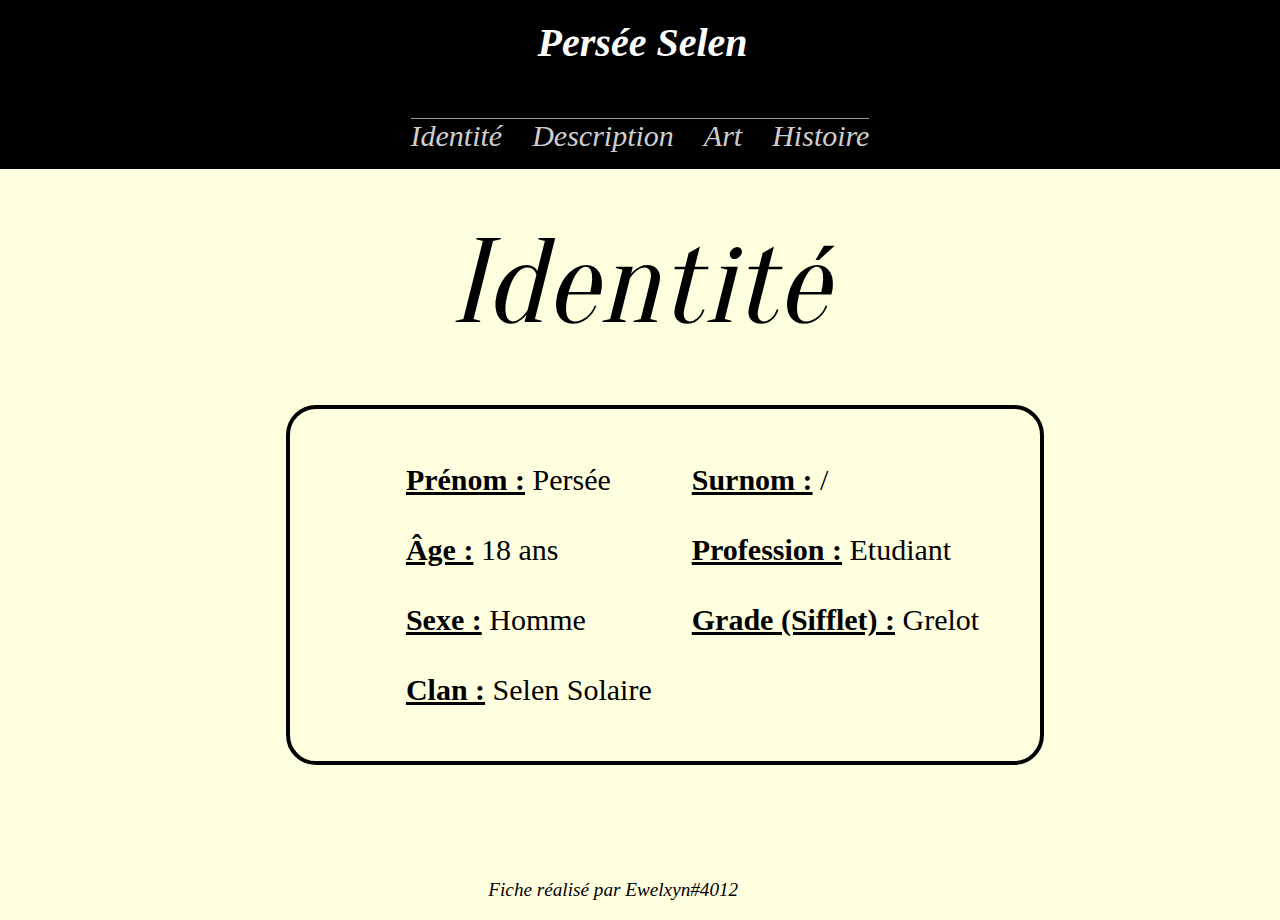
<file: index.html>
<!DOCTYPE html>
<html lang="fr">
    <head>
        <meta charset="utf-8">
        <title>Persée Selen</title>
        <link href="style.css" rel="stylesheet">
    </head>

    <body>
            <header>
                <h1>Persée Selen</h1>
            </header>
            <nav>
                <a href = "index.html">Identité&emsp;</a>
                <a href = "Description.html">Description&emsp;</a>
                <a href = "Art.html">Art&emsp;</a>
                <a href = "Histoire.html">Histoire</a>
            </nav>
            <h1 class = "titrePrincipal">Identité</h1>
            <div class = "Identité">
                <div class = "Gauche">
                    <ul>
                        <li><b>Prénom :</b> Persée</li><br><br>
                        <li><b>Âge :</b> 18 ans</li><br><br>
                        <li><b>Sexe :</b> Homme</li><br><br>
                        <li><b>Clan :</b> Selen Solaire</li>
                    </ul>
                </div>
                <div class = "Droite">
                    <ul>
                        <li><b>Surnom :</b> /</li><br><br>
                        <li><b>Profession :</b> Etudiant</li><br><br>
                        <li><b>Grade (Sifflet) :</b> Grelot</li>
                    </ul>
                </div>  
            </div>
            <p class = "fin">Fiche réalisé par Ewelxyn#4012</p>
    </body>
</html>
</file>
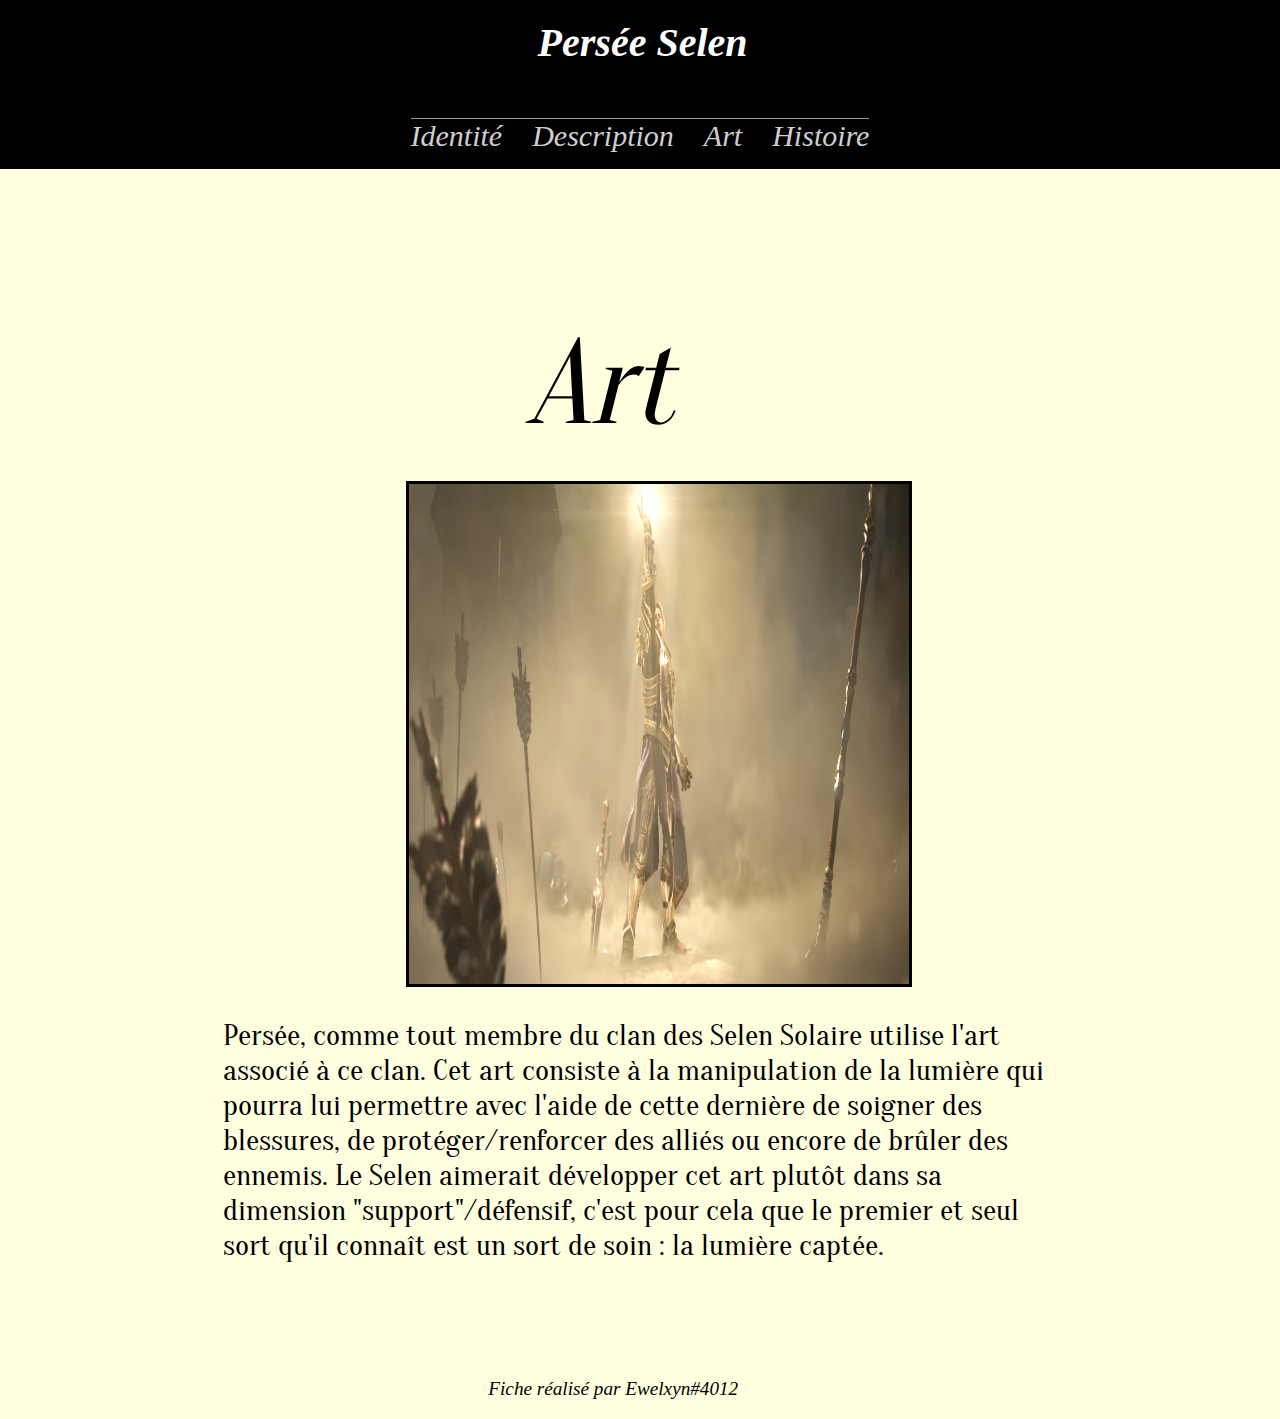
<file: Art.html>
<!DOCTYPE html>
<html lang="fr">
    <head>
        <meta charset="utf-8">
        <title>Persée Selen</title>
        <link href="Art.css" rel="stylesheet">
    </head>

    <body>
            <header>
                <h1>Persée Selen</h1>
            </header>
            <nav>
                <a href = "index.html">Identité&emsp;</a>
                <a href = "Description.html">Description&emsp;</a>
                <a href = "Art.html">Art&emsp;</a>
                <a href = "Histoire.html">Histoire</a>
            </nav>
            <h1 class = "titrePrincipal">Art</h1>
            <img src = "Images/Anduin4.png" class = "image">
            <p>
                Persée, comme tout membre du clan des Selen Solaire utilise l'art associé à ce clan. Cet art consiste à la manipulation de la lumière qui pourra lui 
                permettre avec l'aide de cette dernière de soigner des blessures, de protéger/renforcer des alliés ou encore de brûler des ennemis. Le Selen aimerait 
                développer cet art plutôt dans sa dimension "support"/défensif, c'est pour cela que le premier et seul sort qu'il connaît est un sort de soin : la lumière 
                captée.<br>

            </p>
            <p class = "fin">Fiche réalisé par Ewelxyn#4012</p>
    </body>
</html>
</file>
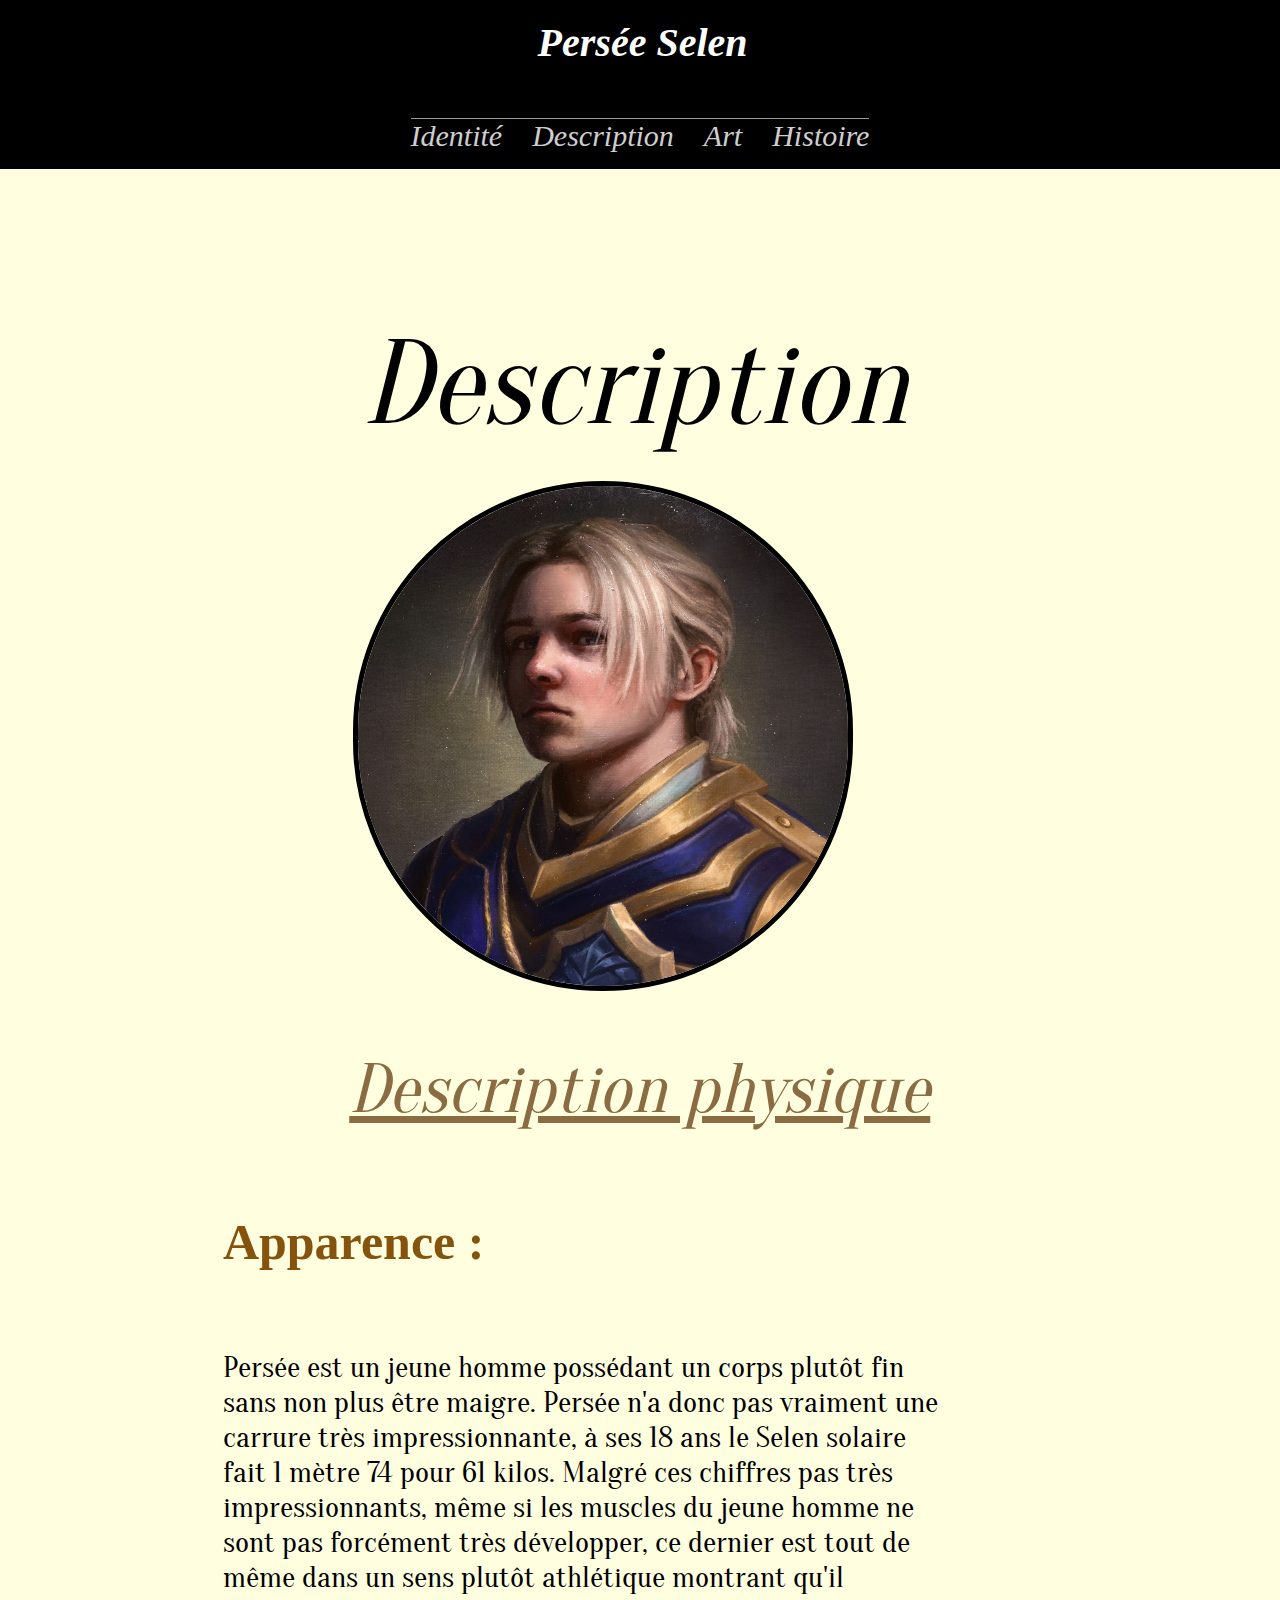
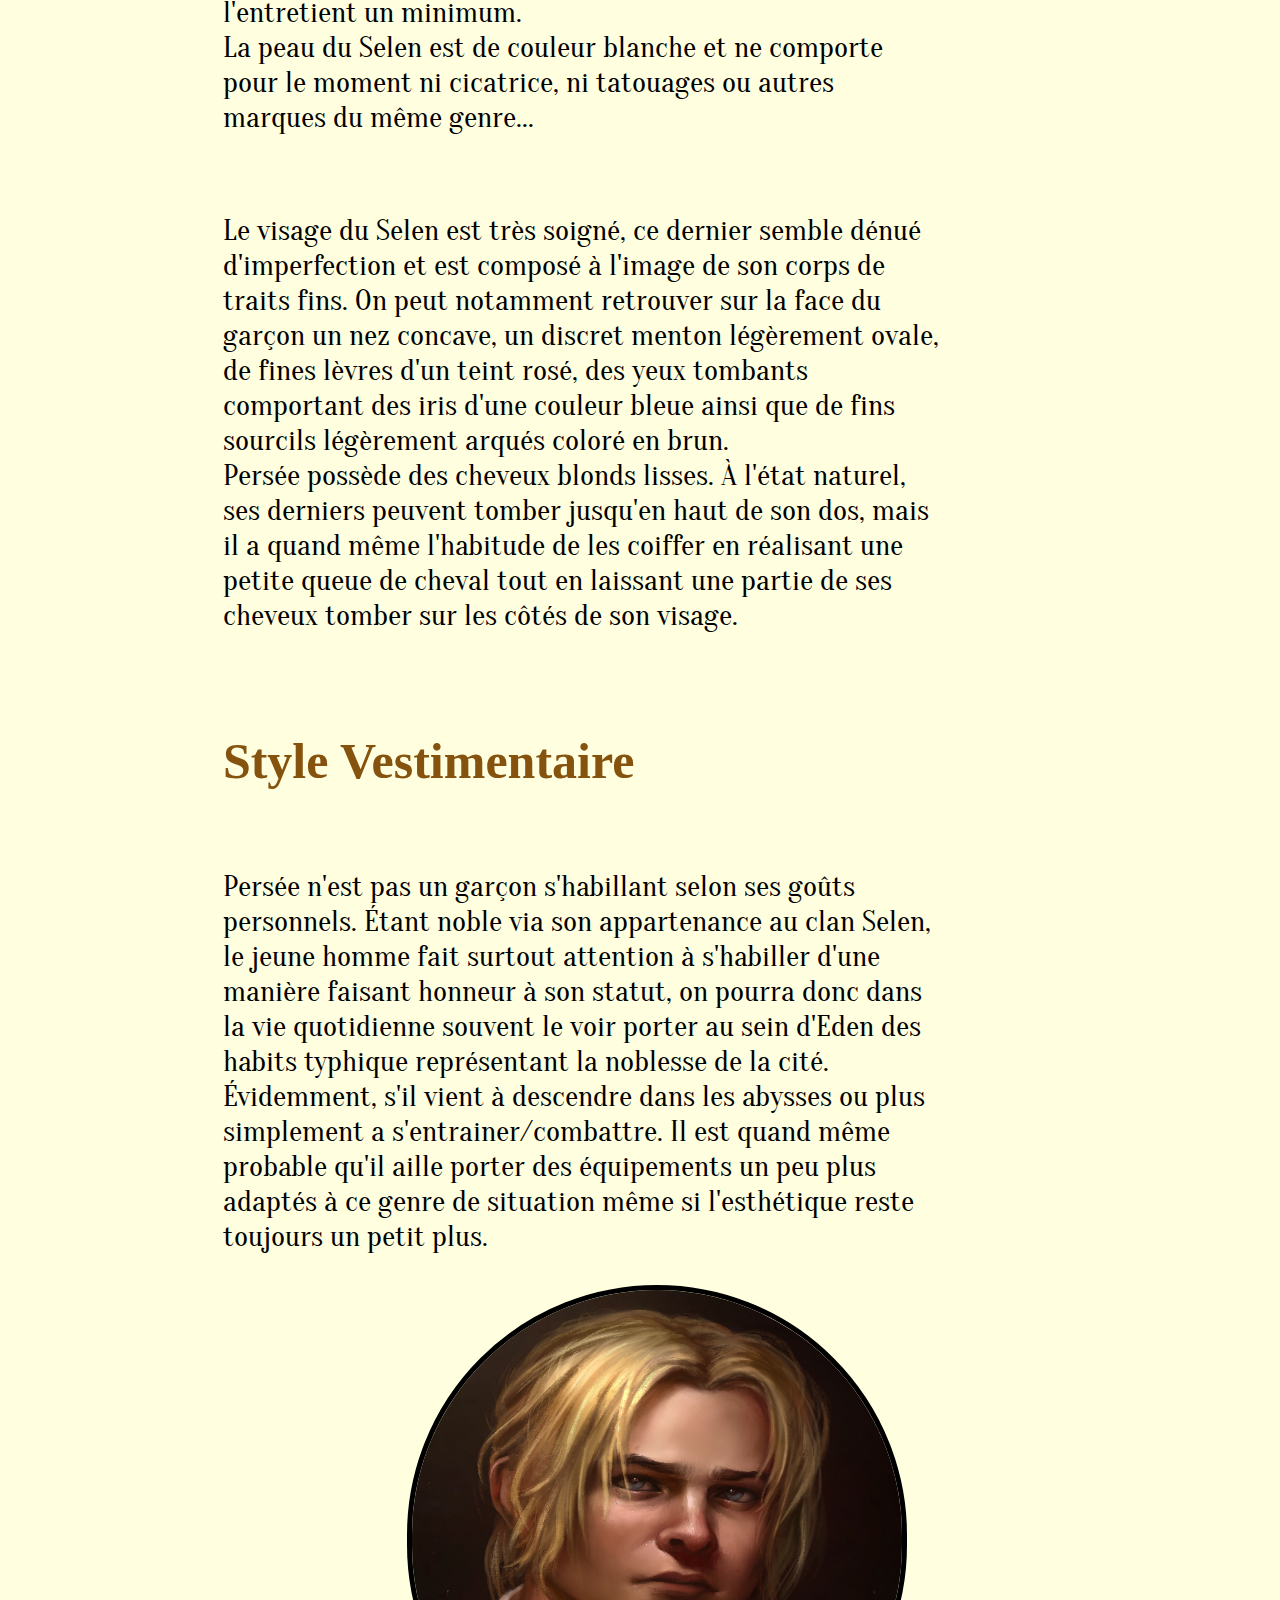
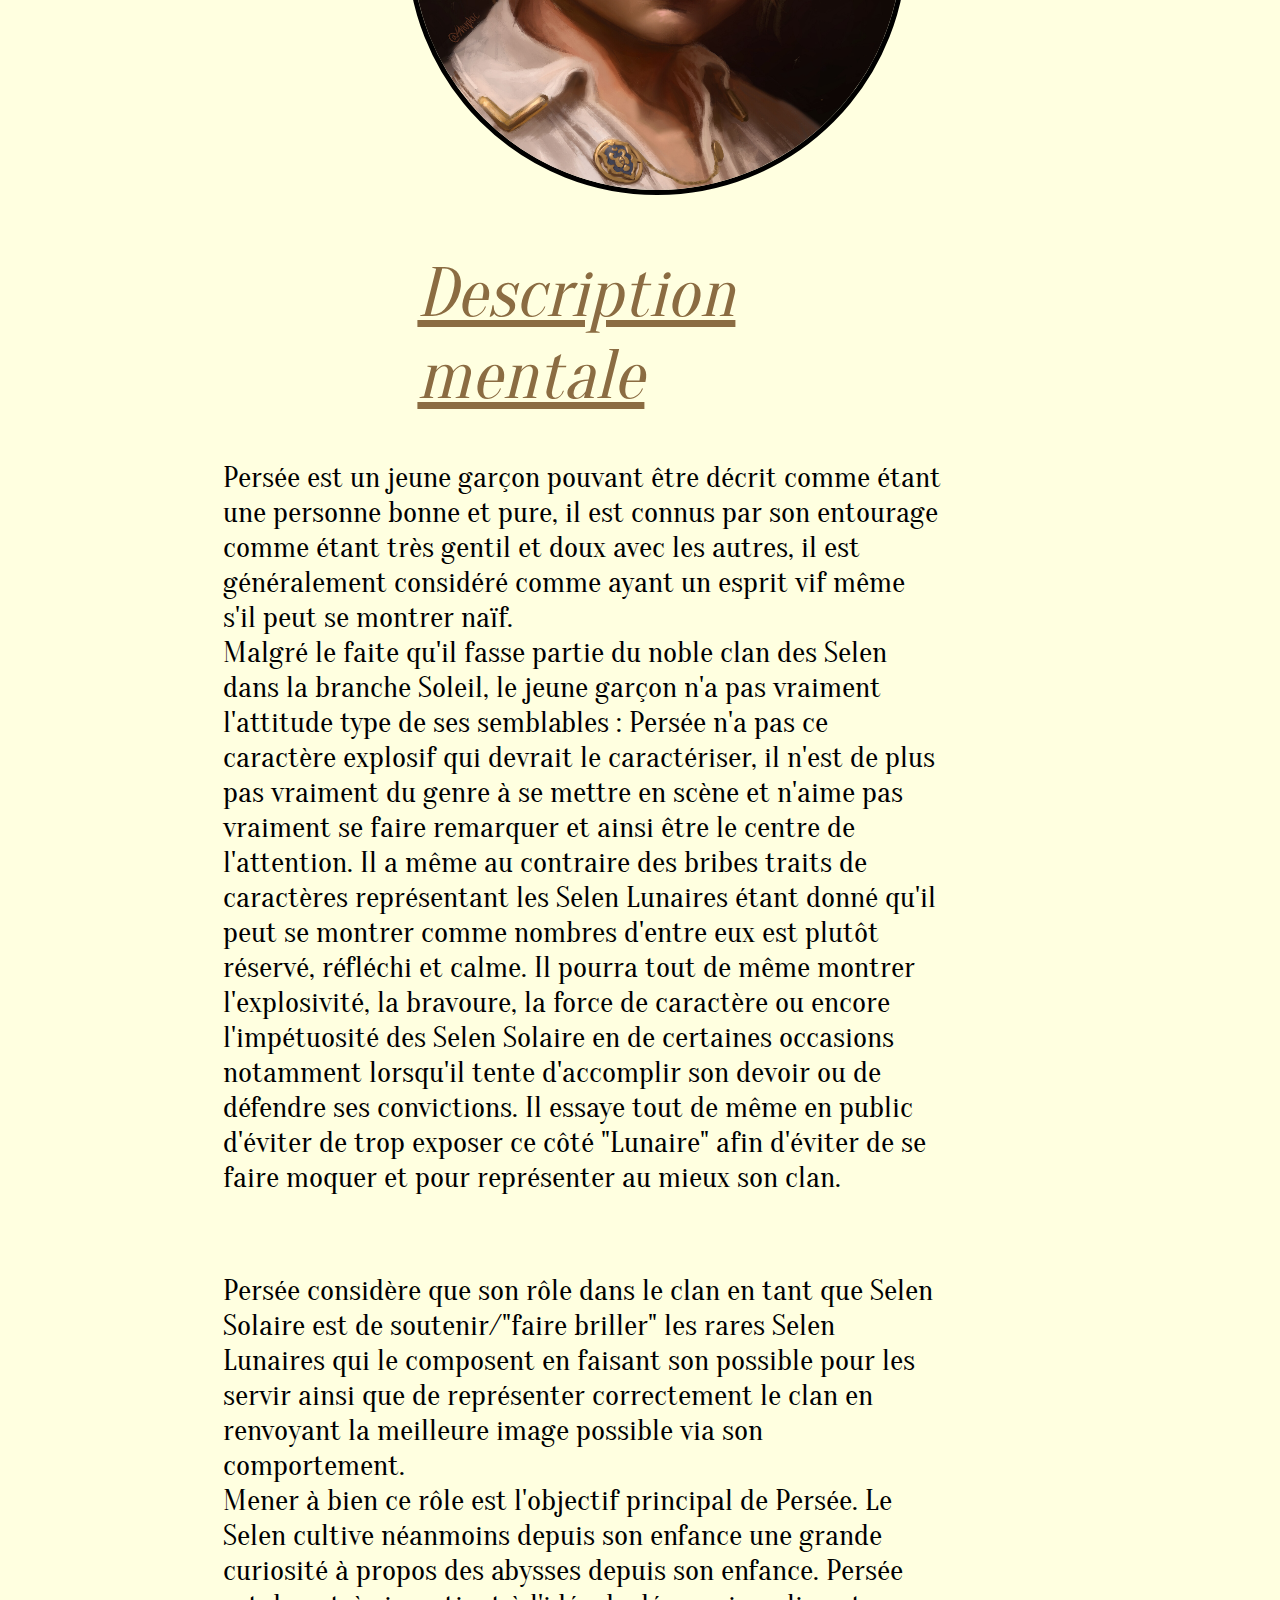
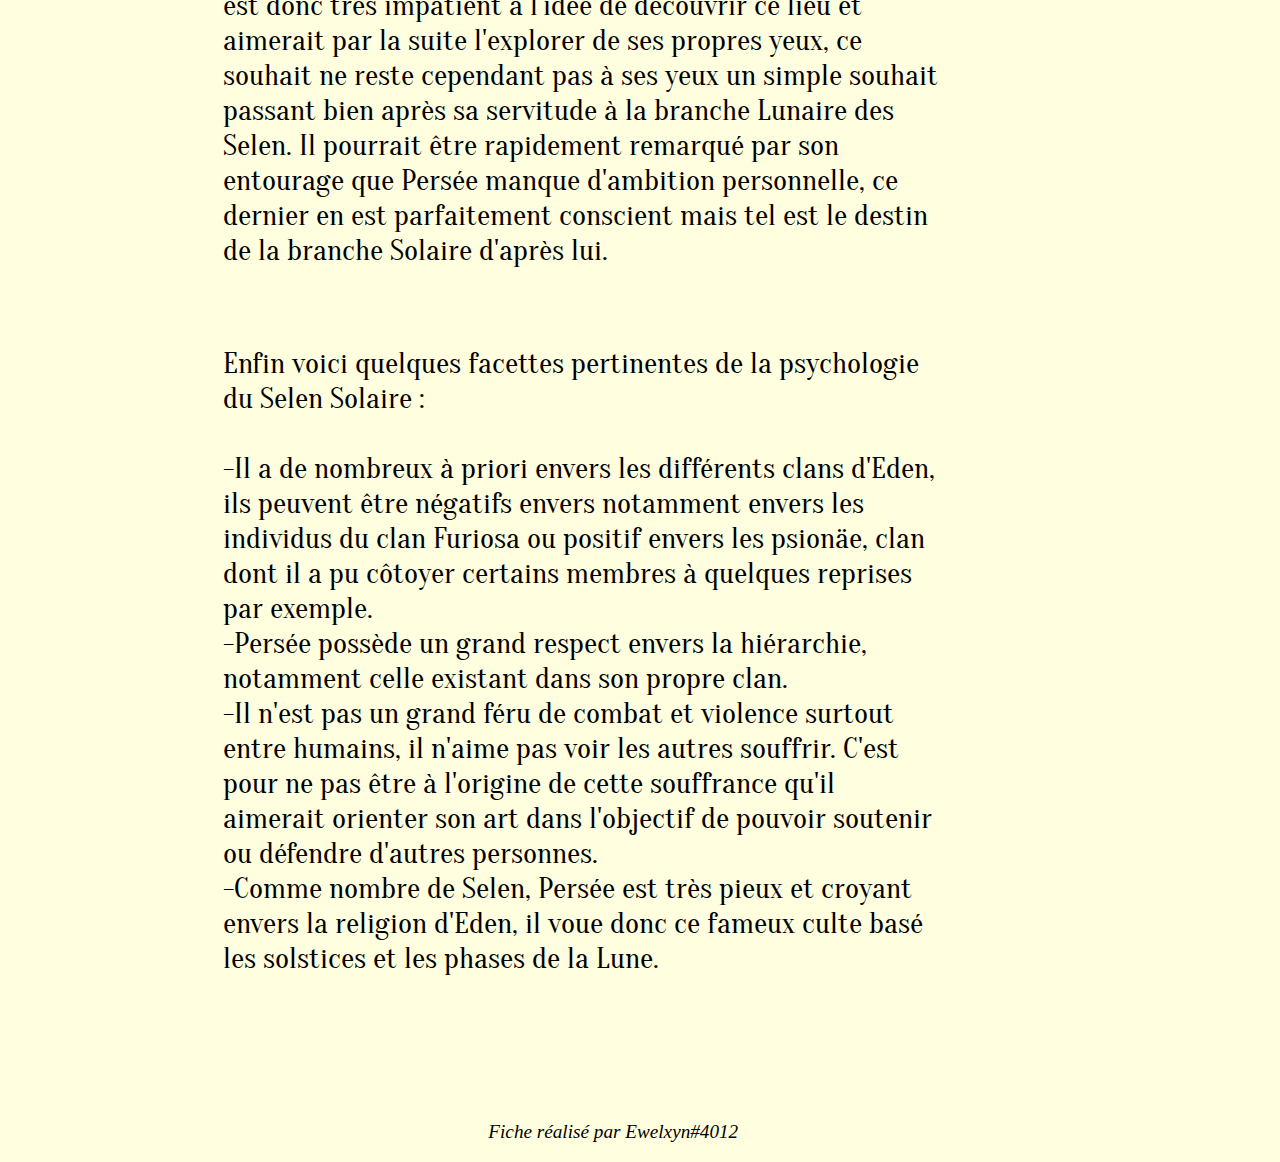
<file: Description.html>
<!DOCTYPE html>
<html lang="fr">
    <head>
        <meta charset="utf-8">
        <title>Persée Selen</title>
        <link href="Description.css" rel="stylesheet">
    </head>

    <body>
            <header>
                <h1>Persée Selen</h1>
            </header>
            <nav>
                <a href = "index.html">Identité&emsp;</a>
                <a href = "Description.html">Description&emsp;</a>
                <a href = "Art.html">Art&emsp;</a>
                <a href = "Histoire.html">Histoire</a>
            </nav>
            <h1 class = "titrePrincipal">Description</h1>
            <div>
                <img src = "Images/Anduin2.jpg" class = "image">
            </div>
            <h2>Description physique</h2>
            <div class = "Description">
                <h3>Apparence :</h3>
                <p>Persée est un jeune homme possédant un corps plutôt fin sans non plus être maigre. Persée n'a donc pas vraiment une carrure très impressionnante, à ses 18
                   ans le Selen solaire fait 1 mètre 74 pour 61 kilos. Malgré ces chiffres pas très impressionnants, même si les muscles du jeune homme ne sont pas forcément
                   très développer, ce dernier est tout de même dans un sens plutôt athlétique montrant qu'il l'entretient un minimum.<br> 
                   La peau du Selen est de couleur blanche et ne comporte pour le moment ni cicatrice, ni tatouages ou autres marques du même genre...
                </p><br> 
                <p>
                    Le visage du Selen est très soigné, ce dernier semble dénué d'imperfection et est composé à l'image de son corps de traits fins. On peut notamment
                    retrouver sur la face du garçon un nez concave, un discret menton légèrement ovale, de fines lèvres d'un teint rosé, des yeux tombants comportant des iris
                    d'une couleur bleue ainsi que de fins sourcils légèrement arqués coloré en brun.<br>
                    Persée possède des cheveux blonds lisses. À l'état naturel, ses derniers peuvent tomber jusqu'en haut de son dos, mais il a quand même l'habitude de les coiffer 
                    en réalisant une petite queue de cheval tout en laissant une partie de ses cheveux tomber sur les côtés de son visage.
                </p><br>
                <h3>Style Vestimentaire</h3>
                <p>Persée n'est pas un garçon s'habillant selon ses goûts personnels. Étant noble via son appartenance au clan Selen, le jeune homme fait surtout attention à
                    s'habiller d'une manière faisant honneur à son statut, on pourra donc dans la vie quotidienne souvent le voir porter au sein d'Eden des habits typhique
                    représentant la noblesse de la cité.<br> 
                    Évidemment, s'il vient à descendre dans les abysses ou plus simplement a s'entrainer/combattre. Il est quand même probable qu'il aille porter des équipements 
                    un peu plus adaptés à ce genre de situation même si l'esthétique reste toujours un petit plus.
                </p>
            <div class = "deux">
                <img src ="Images/Anduin1.jpg" class="image">
            </div>
            <h2 class="test">Description mentale</h2>
                <p>Persée est un jeune garçon pouvant être décrit comme étant une personne bonne et pure, il est connus par son entourage comme étant très gentil et doux avec les autres, 
                    il est généralement considéré comme ayant un esprit vif même s'il peut se montrer naïf.<br> 
                    Malgré le faite qu'il fasse partie du noble clan des Selen dans la branche Soleil, le jeune garçon n'a pas vraiment l'attitude type de ses semblables : Persée n'a
                    pas ce caractère explosif qui devrait le caractériser, il n'est de plus pas vraiment du genre à se mettre en scène et n'aime pas vraiment se faire remarquer et
                    ainsi être le centre de l'attention. Il a même au contraire des bribes traits de caractères représentant les Selen Lunaires étant donné qu'il peut se montrer comme
                    nombres d'entre eux est plutôt réservé, réfléchi et calme. Il pourra tout de même montrer l'explosivité, la bravoure, la force de caractère ou encore l'impétuosité des
                    Selen Solaire en de certaines occasions notamment lorsqu'il tente d'accomplir son devoir ou de défendre ses convictions. Il essaye tout de même en public d'éviter de trop 
                    exposer ce côté "Lunaire" afin d'éviter de se faire moquer et pour représenter au mieux son clan.
                </p><br>
                <p>Persée considère que son rôle dans le clan en tant que Selen Solaire est de soutenir/"faire briller" les rares Selen Lunaires qui le composent en faisant son possible 
                    pour les servir ainsi que de représenter correctement le clan en renvoyant la meilleure image possible via son comportement.<br> 
                    Mener à bien ce rôle est l'objectif principal de Persée. Le Selen cultive néanmoins depuis son enfance une grande curiosité à propos des abysses depuis son enfance. 
                    Persée est donc très impatient à l'idée de découvrir ce lieu et aimerait par la suite l'explorer de ses propres yeux, ce souhait ne reste cependant pas à ses yeux un 
                    simple souhait passant bien après sa servitude à la branche Lunaire des Selen. Il pourrait être rapidement remarqué par son entourage que Persée manque d'ambition 
                    personnelle, ce dernier en est parfaitement conscient mais tel est le destin de la branche Solaire d'après lui. 
                </p><br>
                <p>Enfin voici quelques facettes pertinentes de la psychologie du Selen Solaire :<br><br>
                    -Il a de nombreux à priori envers les différents clans d'Eden, ils peuvent être négatifs envers notamment envers les individus du clan Furiosa ou positif envers les psionäe, 
                    clan dont il a pu côtoyer certains membres à quelques reprises par exemple. <br>
                    -Persée possède un grand respect envers la hiérarchie, notamment celle existant dans son propre clan.<br>
                    -Il n'est pas un grand féru de combat et violence surtout entre humains, il n'aime pas voir les autres souffrir. C'est pour ne pas être à l'origine de cette souffrance
                    qu'il aimerait orienter son art dans l'objectif de pouvoir soutenir ou défendre d'autres personnes.<br>
                    -Comme nombre de Selen, Persée est très pieux et croyant envers la religion d'Eden, il voue donc ce fameux culte basé les solstices et les phases de la Lune.
                </p>
            </div>
            <p class = "fin">Fiche réalisé par Ewelxyn#4012</p>
    </body>
</html>
</file>
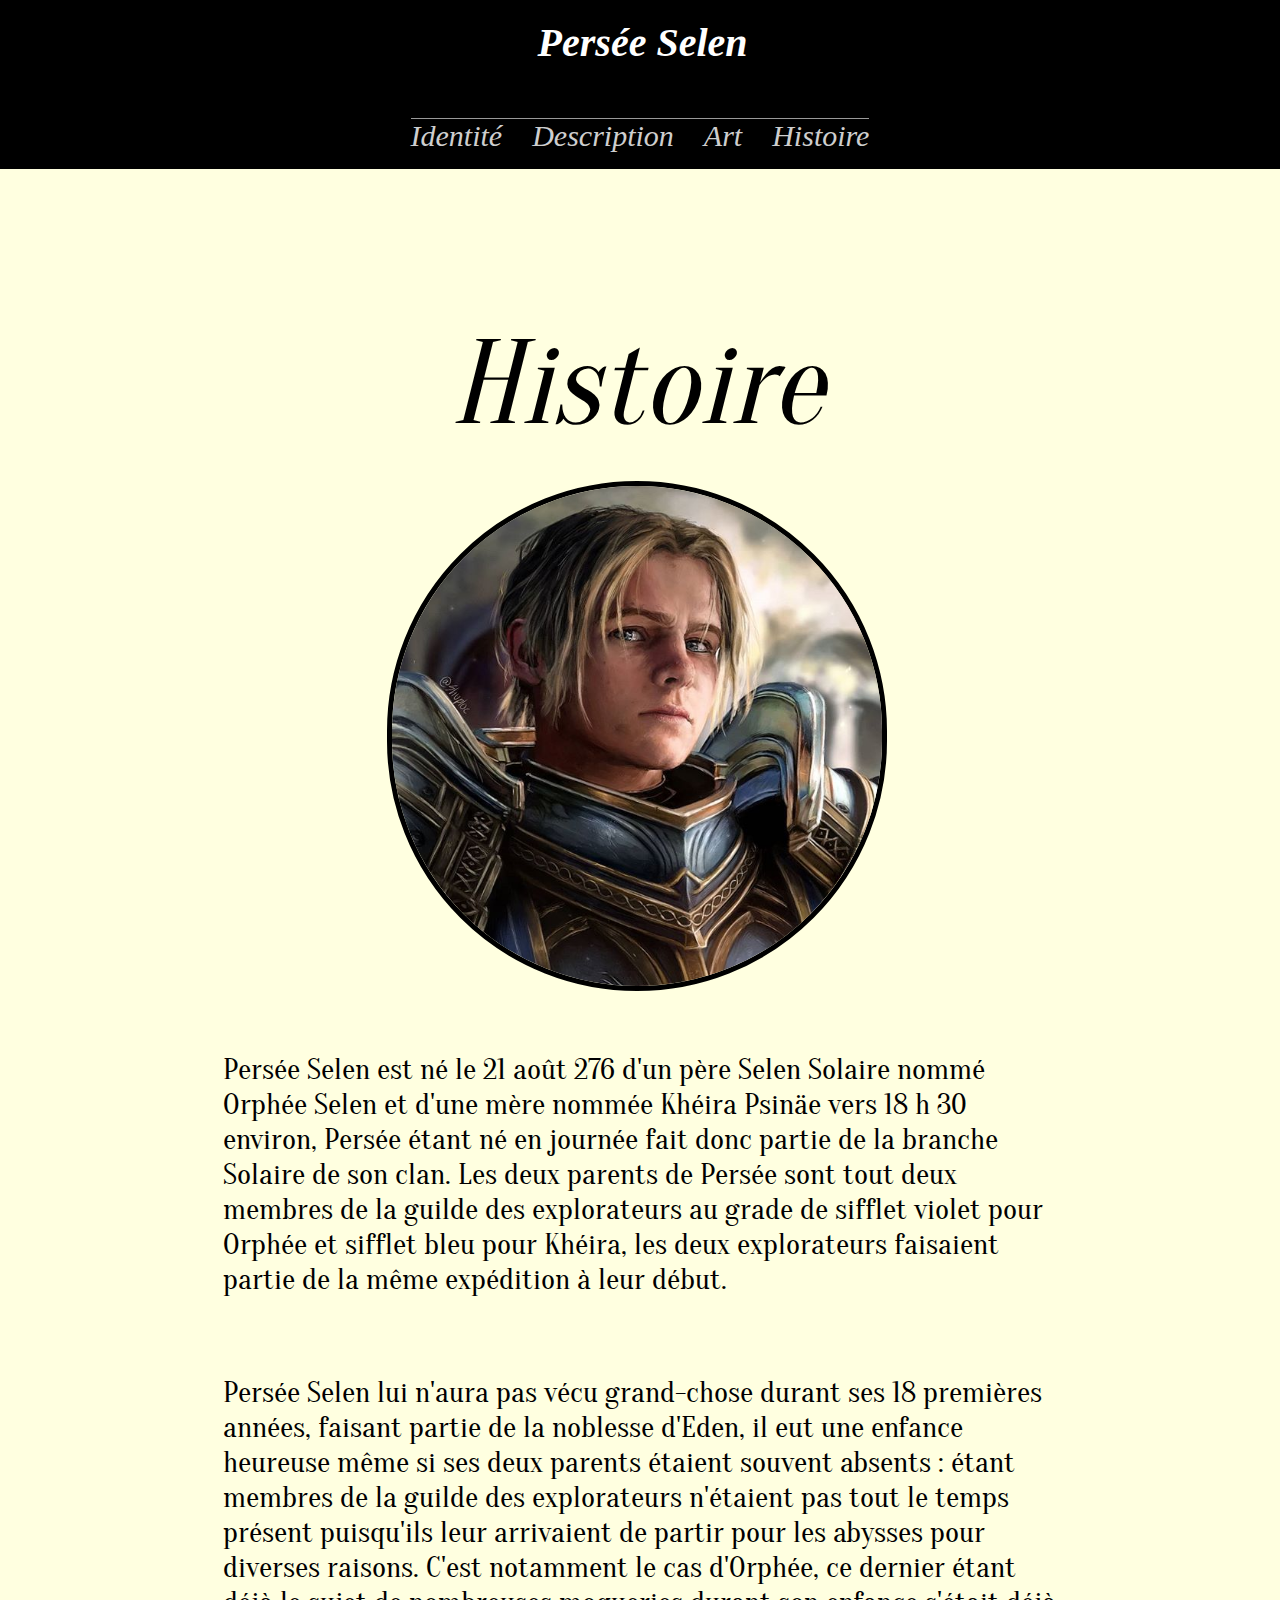
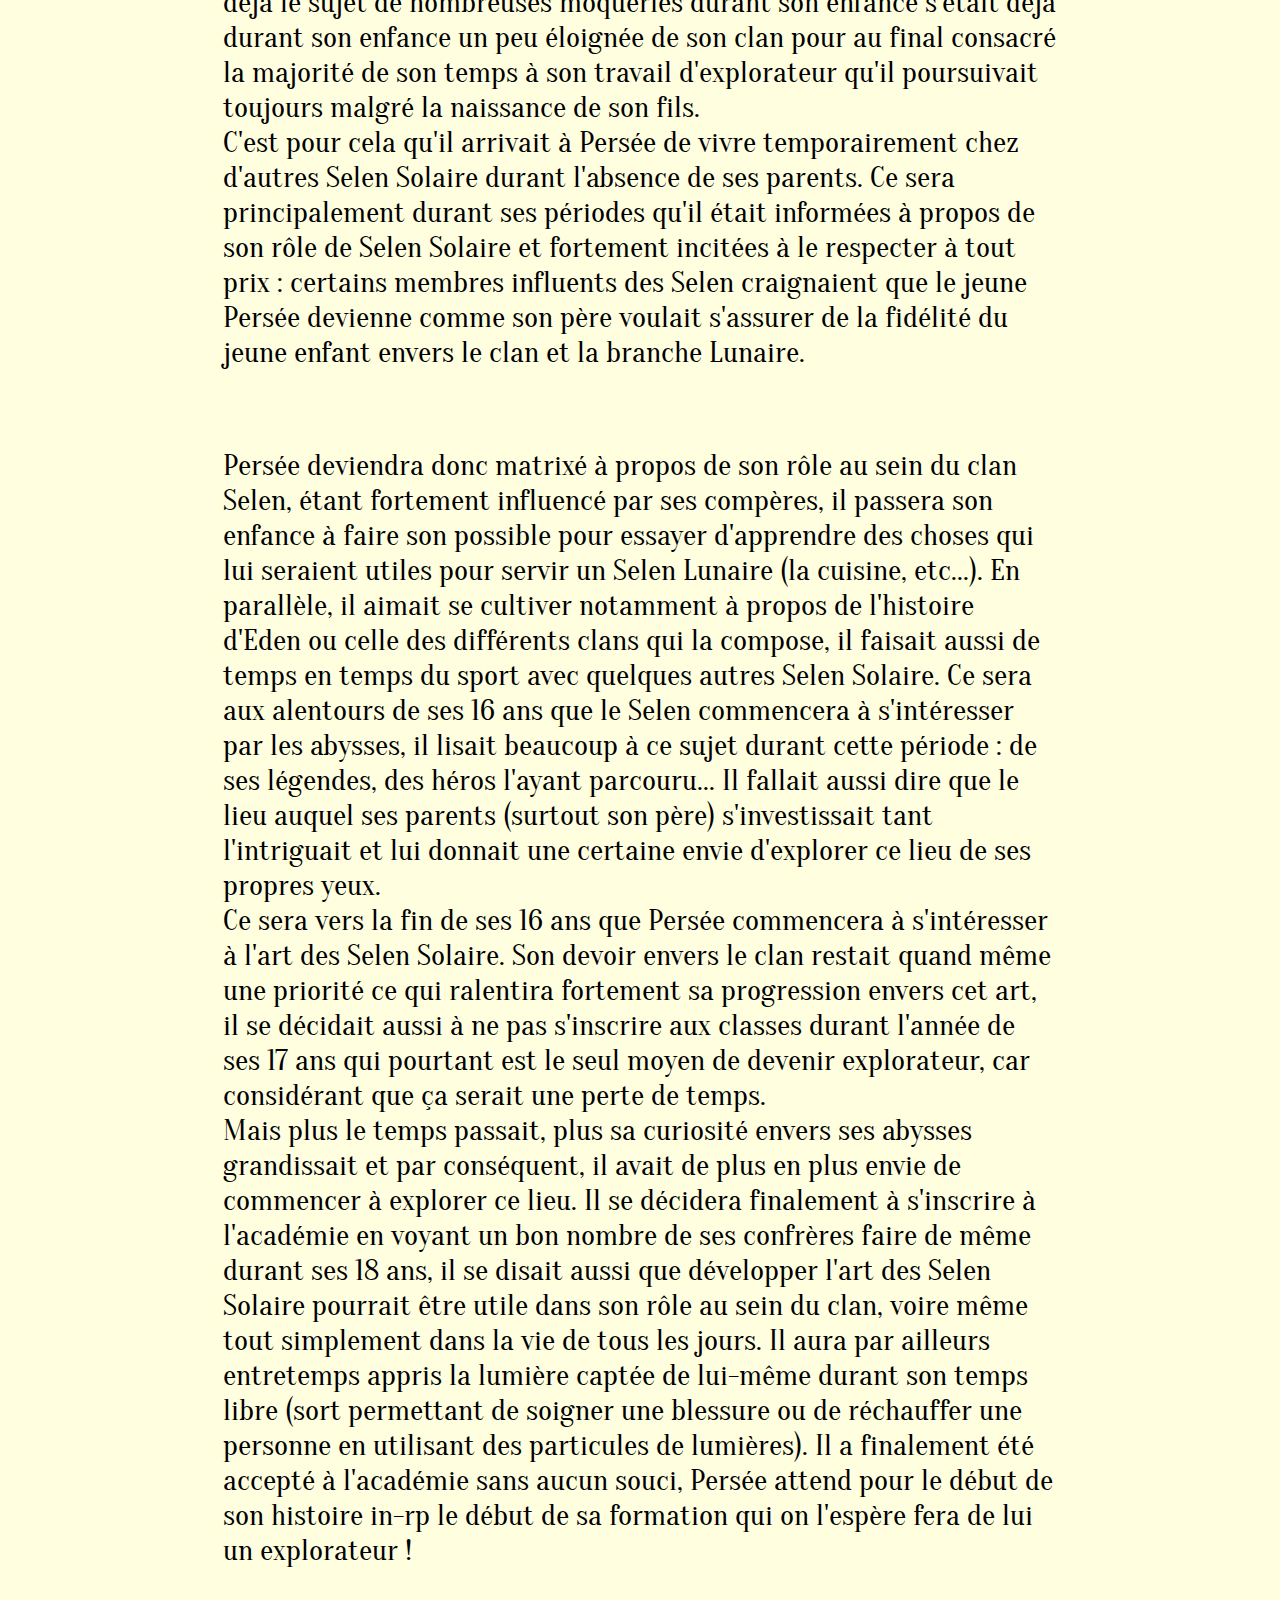
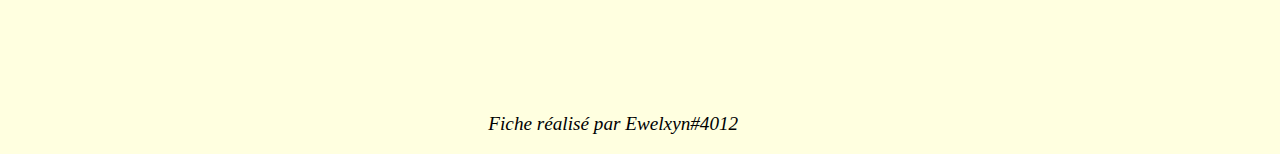
<file: Histoire.html>
<!DOCTYPE html>
<html lang="fr">
    <head>
        <meta charset="utf-8">
        <title>Persée Selen</title>
        <link href="Histoire.css" rel="stylesheet">
    </head>

    <body>
            <header>
                <h1>Persée Selen</h1>
            </header>
            <nav>
                <a href = "index.html">Identité&emsp;</a>
                <a href = "Description.html">Description&emsp;</a>
                <a href = "Art.html">Art&emsp;</a>
                <a href = "Histoire.html">Histoire</a>
            </nav>
            <h1 class = "titrePrincipal">Histoire</h1>
            <img src = "Images/Anduin3.jpg" class = "image">
            <div class = "Histoire">
                <p>
                    Persée Selen est né le 21 août 276 d'un père Selen Solaire nommé Orphée Selen et d'une mère nommée Khéira Psinäe vers 18 h 30 environ, Persée étant né en journée 
                    fait donc partie de la branche Solaire de son clan. Les deux parents de Persée sont tout deux membres de la guilde des explorateurs au grade de sifflet violet 
                    pour Orphée et sifflet bleu pour Khéira, les deux explorateurs faisaient partie de la même expédition à leur début.
                </p><br>
                <p>
                    Persée Selen lui n'aura pas vécu grand-chose durant ses 18 premières années, faisant partie de la noblesse d'Eden, il eut une enfance heureuse même si ses deux 
                    parents étaient souvent absents : étant membres de la guilde des explorateurs n'étaient pas tout le temps présent puisqu'ils leur arrivaient de partir pour les 
                    abysses pour diverses raisons. C'est notamment le cas d'Orphée, ce dernier étant déjà le sujet de nombreuses moqueries durant son enfance s'était déjà durant son 
                    enfance un peu éloignée de son clan pour au final consacré la majorité de son temps à son travail d'explorateur qu'il poursuivait toujours malgré la naissance de 
                    son fils.<br>
                    C'est pour cela qu'il arrivait à Persée de vivre temporairement chez d'autres Selen Solaire durant l'absence de ses parents. Ce sera principalement durant ses 
                    périodes qu'il était informées à propos de son rôle de Selen Solaire et fortement incitées à le respecter à tout prix : certains membres influents des Selen 
                    craignaient que le jeune Persée devienne comme son père voulait s'assurer de la fidélité du jeune enfant envers le clan et la branche Lunaire.
                </p><br>
                <p>
                    Persée deviendra donc matrixé à propos de son rôle au sein du clan Selen, étant fortement influencé par ses compères, il passera son enfance à faire son possible 
                    pour essayer d'apprendre des choses qui lui seraient utiles pour servir un Selen Lunaire (la cuisine, etc...). En parallèle, il aimait se cultiver notamment à 
                    propos de l'histoire d'Eden ou celle des différents clans qui la compose, il faisait aussi de temps en temps du sport avec quelques autres Selen Solaire. Ce sera 
                    aux alentours de ses 16 ans que le Selen commencera à s'intéresser par les abysses, il lisait beaucoup à ce sujet durant cette période : de ses légendes, des 
                    héros l'ayant parcouru... Il fallait aussi dire que le lieu auquel ses parents (surtout son père) s'investissait tant l'intriguait et lui donnait une certaine 
                    envie d'explorer ce lieu de ses propres yeux.<br>
                    Ce sera vers la fin de ses 16 ans que Persée commencera à s'intéresser à l'art des Selen Solaire. Son devoir envers le clan restait quand même une priorité ce 
                    qui ralentira fortement sa progression envers cet art, il se décidait aussi à ne pas s'inscrire aux classes durant l'année de ses 17 ans qui pourtant est le seul 
                    moyen de devenir explorateur, car considérant que ça serait une perte de temps.<br>
                    Mais plus le temps passait, plus sa curiosité envers ses abysses grandissait et par conséquent, il avait de plus en plus envie de commencer à explorer ce lieu. Il 
                    se décidera finalement à s'inscrire à l'académie en voyant un bon nombre de ses confrères faire de même durant ses 18 ans, il se disait aussi que développer l'art 
                    des Selen Solaire pourrait être utile dans son rôle au sein du clan, voire même tout simplement dans la vie de tous les jours. Il aura par ailleurs entretemps appris 
                    la lumière captée de lui-même durant son temps libre (sort permettant de soigner une blessure ou de réchauffer une personne en utilisant des particules de lumières). 
                    Il a finalement été accepté à l'académie sans aucun souci, Persée attend pour le début de son histoire in-rp le début de sa formation qui on l'espère fera de lui un 
                    explorateur !
                </p>
            </div>
            <p class = "fin">Fiche réalisé par Ewelxyn#4012</p>
    </body>
</html>
</file>
<file: style.css>
@font-face { font-family: Delicious; src: url('Oranienbaum.ttf'); } 
@font-face { font-family: Delicious; font-weight: bold; src: url('Oranienbaum.ttf');}

body {
    background-color: rgb(255, 255, 224);
    color : black;
    caret-color: transparent;
}

header{
    font: italic 1.2em "Fira Sans", serif;
    display: flex;
    width: 100%;
    position: fixed;
    top: 0; left: 0;
    background-color: black;
    color: white;
}

h1{
    display: flex;
    font-size: 40px;
    margin-top: 1.5%;
    margin-left: 45%;
    font-weight: bold;
}

nav{
    display : flex;
    margin-top: 4.75%;
    padding-top: 3.75%;
    padding-bottom: 1.2%;
    width: 100%;
    position: fixed;
    justify-content: center;
    top: 0; left: 0;
    background-color: black;
}

nav a{
    font: italic 1.2em "Fira Sans", serif;
    text-decoration: none;
    color: #CECECE;
    font-size: 30px;
    border-top: solid 1px rgba(255, 255, 255, .6);
}

.titrePrincipal{
    font: italic 1.2em "Delicious", serif;
    color: rgb(0, 0, 0);
    display: flex;
    font-size: 120px;
    margin-top: 12.5%;
    margin-left: 39.5%;
    margin-bottom: 2%;
    font-weight: bold;
}

.image{
    display: flex;
    margin-left: 36.75%;
    width : 490px; height : 500px;
    border: solid 5px black;
    -moz-border-radius : 250px;
    -webkit-border-radius : 250px;
    border-radius : 250px;
}

.Identité{
    border: solid 4px black;
    border-radius: 30px;
    display: flex;
    flex-direction: row;
    margin-left: 28%;
    margin-right: 28%;
    padding-left: 5%;
    padding-bottom: 5%;
    padding-top: 5%;
}

ul{
    list-style: none;
}

ul b{
    text-decoration: underline;
}

li{
    font-size: 30px;
}

.fin{
    display: flex;
    margin-left: 43%;
    margin-top: 1%;
    font: italic 1.2em "Fira Sans", serif;
    color : black;
}

@media screen and (max-width: 1750px) {
    h1{
        display: flex;
        font-size: 40px;
        margin-top: 1.5%;
        margin-left: 44%;
        font-weight: bold;
    }

    nav{
        display : flex;
        margin-top: 5%;
        padding-top: 3.75%;
        padding-bottom: 1.2%;
        width: 100%;
        position: fixed;
        justify-content: center;
        top: 0; left: 0;
        background-color: black;
    }

    .titrePrincipal{
        font: italic 1.2em "Delicious", serif;
        color: rgb(0, 0, 0);
        display: flex;
        font-size: 120px;
        margin-top: 14%;
        margin-left: 38%;
        margin-bottom: 2%;
        font-weight: bold;
    }

    .Identité{
        margin-left: 26%;
        margin-right: 24%;
        margin-top: 2%;
        padding-left: 6%;
        padding-top: 3%;
        padding-bottom: 3%;
    }

    .fin{
        display: flex;
        margin-left: 42%;
        margin-top: 7%;
        font: italic 1.2em "Fira Sans", serif;
        color : black;
    }
  }

  @media screen and (max-width: 1500px) {
    h1{
        display: flex;
        font-size: 40px;
        margin-top: 1.5%;
        margin-left: 42%;
        font-weight: bold;
    }

    nav{
        display : flex;
        margin-top: 5.5%;
        padding-top: 3.75%;
        padding-bottom: 1.2%;
        width: 100%;
        position: fixed;
        justify-content: center;
        top: 0; left: 0;
        background-color: black;
    }

    .titrePrincipal{
        font: italic 1.2em "Delicious", serif;
        color: rgb(0, 0, 0);
        display: flex;
        font-size: 120px;
        margin-top: 17%;
        margin-left: 35%;
        margin-bottom: 1%;
        font-weight: bold;
    }

    .Identité{
        margin-left: 22%;
        margin-right: 18%;
        margin-top: 4%;
        padding-left: 6%;
        padding-top: 3%;
        padding-bottom: 3%;
    }

    .fin{
        display: flex;
        margin-left: 38%;
        margin-top: 9%;
        font: italic 1.2em "Fira Sans", serif;
        color : black;
    }
  }

  @media screen and (max-width: 1225px) {
    h1{
        display: flex;
        font-size: 40px;
        margin-top: 1.5%;
        margin-left: 40%;
        font-weight: bold;
    }

    nav{
        display : flex;
        margin-top: 6%;
        padding-top: 3.75%;
        padding-bottom: 1.2%;
        width: 100%;
        position: fixed;
        justify-content: center;
        top: 0; left: 0;
        background-color: black;
    }

    .titrePrincipal{
        font: italic 1.2em "Delicious", serif;
        color: rgb(0, 0, 0);
        display: flex;
        font-size: 120px;
        margin-top: 18%;
        margin-left: 32%;
        margin-bottom: 2%;
        font-weight: bold;
    }

    .Identité{
        margin-left: 12%;
        margin-right: 12%;
        margin-top: 7%;
        padding-left: 8%;
        padding-top: 7%;
        padding-bottom: 7%;
    }

    .fin{
        display: flex;
        margin-left: 38%;
        margin-top: 8%;
        font: italic 1.2em "Fira Sans", serif;
        color : black;
    }
  }

  @media screen and (max-width: 1000px) {
    h1{
        display: flex;
        font-size: 40px;
        margin-top: 1.5%;
        margin-left: 38%;
        font-weight: bold;
    }

    nav{
        display : flex;
        margin-top: 6.5%;
        padding-top: 3.75%;
        padding-bottom: 1.2%;
        width: 100%;
        position: fixed;
        justify-content: center;
        top: 0; left: 0;
        background-color: black;
    }

    .titrePrincipal{
        font: italic 1.2em "Delicious", serif;
        color: rgb(0, 0, 0);
        display: flex;
        font-size: 120px;
        margin-top: 25%;
        margin-left: 25%;
        margin-bottom: 2%;
        font-weight: bold;
    }

    .Identité{
        margin-left: 5%;
        margin-right: 5%;
        margin-top: 10%;
        padding-left: 7%;
        padding-top: 7%;
        padding-bottom: 7%;
    }

    .fin{
        display: flex;
        margin-left: 32%;
        margin-top: 9%;
        font: italic 1.2em "Fira Sans", serif;
        color : black;
    }
  }

  @media screen and (max-width: 750px) {
    h1{
        display: flex;
        font-size: 40px;
        margin-top: 1.5%;
        margin-left: 33%;
        font-weight: bold;
    }
    
    nav{
        display : flex;
        margin-top: 11%;
        padding-top: 3.75%;
        padding-bottom: 1.2%;
        width: 100%;
        position: fixed;
        justify-content: center;
        top: 0; left: 0;
        background-color: black;
    }

    .titrePrincipal{
        font: italic 1.2em "Delicious", serif;
        color: rgb(0, 0, 0);
        display: flex;
        font-size: 120px;
        margin-top: 25%;
        margin-left: 17%;
        margin-bottom: 2%;
        font-weight: bold;
    }

    .Identité{
        margin-left: 5%;
        margin-right: 5%;
        margin-top: 10%;
        padding-left: 1%;
        padding-right: 1%;
        padding-top: 7%;
        padding-bottom: 7%;
    }

    .fin{
        display: flex;
        margin-left: 25%;
        margin-top: 12%;
        font: italic 1.2em "Fira Sans", serif;
        color : black;
    }
  }

  @media screen and (max-width: 500px) {
    h1{
        display: flex;
        font-size: 40px;
        margin-top: 1.5%;
        margin-left: 29%;
        font-weight: bold;
    }

    nav{
        display : flex;
        margin-top: 12%;
        padding-top: 3.75%;
        padding-bottom: 1.2%;
        width: 100%;
        position: fixed;
        justify-content: center;
        top: 0; left: 0;
        background-color: black;
    }

    .titrePrincipal{
        font: italic 1.2em "Delicious", serif;
        color: rgb(0, 0, 0);
        display: flex;
        font-size: 120px;
        margin-top: 25%;
        margin-left: 10%;
        margin-bottom: 2%;
        font-weight: bold;
    }

    .Identité{
        flex-direction: column;
        margin-left: 5%;
        margin-right: 5%;
    }

    .fin{
        display: flex;
        margin-left: 25%;
        margin-top: 9%;
        font: italic 1.2em "Fira Sans", serif;
        color : black;
    }
  }
</file>
<file: Art.css>
@font-face { font-family: Delicious; src: url('Oranienbaum.ttf'); } 
@font-face { font-family: Delicious; font-weight: bold; src: url('Oranienbaum.ttf');}

body {
    background-color: rgb(255, 255, 224);
    color : black;
    caret-color: transparent;
}

header{
    font: italic 1.2em "Fira Sans", serif;
    display: flex;
    width: 100%;
    position: fixed;
    top: 0; left: 0;
    background-color: black;
    color: white;
}

h1{
    display: flex;
    font-size: 40px;
    margin-top: 1.5%;
    margin-left: 45%;
    font-weight: bold;
}

nav{
    display : flex;
    margin-top: 4.75%;
    padding-top: 3.75%;
    padding-bottom: 1.2%;
    width: 100%;
    position: fixed;
    justify-content: center;
    top: 0; left: 0;
    background-color: black;
}

nav a{
    font: italic 1.2em "Fira Sans", serif;
    text-decoration: none;
    color: #CECECE;
    font-size: 30px;
    border-top: solid 1px rgba(255, 255, 255, .6);
}

.titrePrincipal{
    font: italic 1.2em "Delicious", serif;
    color: rgb(0, 0, 0);
    display: flex;
    font-size: 120px;
    margin-top: 15%;
    margin-left: 44%;
    margin-bottom: 2%;
    font-weight: bold;
}

.image{
    display: flex;
    margin-left: 25%;
    border: solid 1px black;
    width : 50%; height : auto;
}

p{
    display: flex;
    margin-top: 2.5%;
    margin-left: 17%;
    margin-right: 17%;
    font-family: Delicious, serif;
    font-size: 30px;
}

.fin{
    display: flex;
    margin-left: 43%;
    margin-top: 9%;
    font: italic 1.2em "Fira Sans", serif;
    color : black;
}

@media screen and (max-width: 1750px) {
    h1{
        display: flex;
        font-size: 40px;
        margin-top: 1.5%;
        margin-left: 44%;
        font-weight: bold;
    }

    nav{
        display : flex;
        margin-top: 5%;
        padding-top: 3.75%;
        padding-bottom: 1.2%;
        width: 100%;
        position: fixed;
        justify-content: center;
        top: 0; left: 0;
        background-color: black;
    }

    .titrePrincipal{
        font: italic 1.2em "Delicious", serif;
        color: rgb(0, 0, 0);
        display: flex;
        font-size: 120px;
        margin-top: 17%;
        margin-left: 42%;
        margin-bottom: 2%;
        font-weight: bold;
    }

    .image{
        display: flex;
        margin-left: 34%;
        width : 500px; height : 500px;
        border: solid 3px black;
    }

    .fin{
        display: flex;
        margin-left: 38%;
        margin-top: 9%;
        font: italic 1.2em "Fira Sans", serif;
        color : black;
    }
  }

  @media screen and (max-width: 1500px) {
    h1{
        display: flex;
        font-size: 40px;
        margin-top: 1.5%;
        margin-left: 42%;
        font-weight: bold;
    }

    nav{
        display : flex;
        margin-top: 5.5%;
        padding-top: 3.75%;
        padding-bottom: 1.2%;
        width: 100%;
        position: fixed;
        justify-content: center;
        top: 0; left: 0;
        background-color: black;
    }

    .titrePrincipal{
        font: italic 1.2em "Delicious", serif;
        color: rgb(0, 0, 0);
        display: flex;
        font-size: 120px;
        margin-top: 25%;
        margin-left: 41%;
        margin-bottom: 2%;
        font-weight: bold;
    }

    .image{
        display: flex;
        margin-left: 31.5%;
        width : 500px; height : 500px;
        border: solid 3px black;
    }

    .fin{
        display: flex;
        margin-left: 38%;
        margin-top: 9%;
        font: italic 1.2em "Fira Sans", serif;
        color : black;
    }
  }

  @media screen and (max-width: 1225px) {
    h1{
        display: flex;
        font-size: 40px;
        margin-top: 1.5%;
        margin-left: 40%;
        font-weight: bold;
    }

    nav{
        display : flex;
        margin-top: 6%;
        padding-top: 3.75%;
        padding-bottom: 1.2%;
        width: 100%;
        position: fixed;
        justify-content: center;
        top: 0; left: 0;
        background-color: black;
    }

    .titrePrincipal{
        font: italic 1.2em "Delicious", serif;
        color: rgb(0, 0, 0);
        display: flex;
        font-size: 120px;
        margin-top: 25%;
        margin-left: 40%;
        margin-bottom: 2%;
        font-weight: bold;
    }

    .image{
        display: flex;
        margin-left: 28%;
        width : 500px; height : 500px;
        border: solid 3px black;
    }

    .fin{
        display: flex;
        margin-left: 38%;
        margin-top: 9%;
        font: italic 1.2em "Fira Sans", serif;
        color : black;
    }
  }

  @media screen and (max-width: 1000px) {
    h1{
        display: flex;
        font-size: 40px;
        margin-top: 1.5%;
        margin-left: 38%;
        font-weight: bold;
    }

    nav{
        display : flex;
        margin-top: 6.5%;
        padding-top: 3.75%;
        padding-bottom: 1.2%;
        width: 100%;
        position: fixed;
        justify-content: center;
        top: 0; left: 0;
        background-color: black;
    }

    .titrePrincipal{
        font: italic 1.2em "Delicious", serif;
        color: rgb(0, 0, 0);
        display: flex;
        font-size: 120px;
        margin-top: 25%;
        margin-left: 36%;
        margin-bottom: 2%;
        font-weight: bold;
    }

    .image{
        display: flex;
        width : 475px; height : 475px;
        margin-left: 20%;
        border: solid 3px black;
    }

    .fin{
        display: flex;
        margin-left: 32%;
        margin-top: 9%;
        font: italic 1.2em "Fira Sans", serif;
        color : black;
    }
  }

  @media screen and (max-width: 750px) {
    h1{
        display: flex;
        font-size: 40px;
        margin-top: 1.5%;
        margin-left: 33%;
        font-weight: bold;
    }
    
    nav{
        display : flex;
        margin-top: 11%;
        padding-top: 3.75%;
        padding-bottom: 1.2%;
        width: 100%;
        position: fixed;
        justify-content: center;
        top: 0; left: 0;
        background-color: black;
    }

    .titrePrincipal{
        font: italic 1.2em "Delicious", serif;
        color: rgb(0, 0, 0);
        display: flex;
        font-size: 120px;
        margin-top: 25%;
        margin-left: 29%;
        margin-bottom: 2%;
        font-weight: bold;
    }

    .image{
        display: flex;
        margin-left: 12%;
        border: solid 3px black;
    }

    .fin{
        display: flex;
        margin-left: 25%;
        margin-top: 9%;
        font: italic 1.2em "Fira Sans", serif;
        color : black;
    }
  }

  @media screen and (max-width: 500px) {
    h1{
        display: flex;
        font-size: 40px;
        margin-top: 1.5%;
        margin-left: 29%;
        font-weight: bold;
    }

    nav{
        display : flex;
        margin-top: 12%;
        padding-top: 3.75%;
        padding-bottom: 1.2%;
        width: 100%;
        position: fixed;
        justify-content: center;
        top: 0; left: 0;
        background-color: black;
    }

    .titrePrincipal{
        font: italic 1.2em "Delicious", serif;
        color: rgb(0, 0, 0);
        display: flex;
        font-size: 120px;
        margin-top: 25%;
        margin-left: 25%;
        margin-bottom: 2%;
        font-weight: bold;
    }

    .image{
        display: flex;
        margin-left: 9%;
        border: solid 6px black;
    }

    .fin{
        display: flex;
        margin-left: 25%;
        margin-top: 9%;
        font: italic 1.2em "Fira Sans", serif;
        color : black;
    }
  }
</file>
<file: Description.css>
@font-face { font-family: Delicious; src: url('Oranienbaum.ttf'); } 
@font-face { font-family: Delicious; font-weight: bold; src: url('Oranienbaum.ttf');}

body {
    background-color: rgb(255, 255, 224);
    color : black;
    caret-color: transparent;
}

header{
    font: italic 1.2em "Fira Sans", serif;
    display: flex;
    width: 100%;
    position: fixed;
    top: 0; left: 0;
    background-color: black;
    color: white;
}

.logoMHA{
    width : 5%;
    height: 11%;
    pointer-events: none;
    cursor: default;
}

h1{
    display: flex;
    font-size: 40px;
    margin-top: 1.5%;
    margin-left: 45%;
    font-weight: bold;
}


nav{
    display : flex;
    margin-top: 4.75%;
    padding-top: 3.75%;
    padding-bottom: 1.2%;
    width: 100%;
    position: fixed;
    justify-content: center;
    top: 0; left: 0;
    background-color: black;
}

nav a{
    font: italic 1.2em "Fira Sans", serif;
    text-decoration: none;
    color: #CECECE;
    font-size: 30px;
    border-top: solid 1px rgba(255, 255, 255, .6);
}

.titrePrincipal{
    font: italic 1.2em "Delicious", serif;
    color: rgb(0, 0, 0);
    display: flex;
    font-size: 120px;
    margin-top: 15%;
    margin-left: 35%;
    margin-bottom: 2%;
    font-weight: bold;
}


.image{
    display: flex;
    margin-left: 20%;
    width : 500px; height : 500px;
    border: solid 6px black;
    -moz-border-radius : 250px;
    -webkit-border-radius : 250px;
    border-radius : 250px;
}

.image2{
    display: flex;
    margin-left: 19%;
    width : 500px; height : 500px;
    border: solid 6px black;
    -moz-border-radius : 250px;
    -webkit-border-radius : 250px;
    border-radius : 250px;
}

div{
    padding-right: 9%;
}

.deux{
    padding-right: 15%;
}

h2{
    font: italic 1.2em "Delicious", serif;
    color: rgb(139, 108, 66);
    display: flex;
    font-size: 70px;
    margin-left: 35%;
    margin-bottom: 2%;
    text-decoration: underline;
}

h3{
    color: rgb(133, 83, 14);
    font-size: 50px;
    font-weight: bolder;
}

.image{
    display: flex;
    margin-left: 40%;
}

.imageM{
    display: flex;
    margin-left: 37%;
    width : 290px; height : 400px;
    border: solid 6px black;
}

.Description{
    display: flex;
    margin-top: 2.5%;
    margin-left: 17%;
    margin-right: 17%;
    flex-direction: column;
}

.test{
    margin-left: 26%;
}

.Description:nth-of-type(2) h2{
    margin-left: 27%;
}

.Description p{
    font-family: Delicious, serif;
    font-size: 30px;
}

.fin{
    display: flex;
    margin-left: 43%;
    margin-top: 9%;
    font: italic 1.2em "Fira Sans", serif;
    color : black;
}

@media screen and (max-width: 1750px) {
    h1{
        display: flex;
        font-size: 40px;
        margin-top: 1.5%;
        margin-left: 44%;
        font-weight: bold;
    }

    nav{
        display : flex;
        margin-top: 5%;
        padding-top: 3.75%;
        padding-bottom: 1.2%;
        width: 100%;
        position: fixed;
        justify-content: center;
        top: 0; left: 0;
        background-color: black;
    }

    .titrePrincipal{
        font: italic 1.2em "Delicious", serif;
        color: rgb(0, 0, 0);
        display: flex;
        font-size: 120px;
        margin-top: 17%;
        margin-left: 33%;
        margin-bottom: 2%;
        font-weight: bold;
    }

    h2{
        margin-left: 32%;
    }

    .image{
        display: flex;
        margin-left: 35%;
        width : 490px; height : 500px;
        border: solid 5px black;
    }

    .test{
        margin-left: 20%;
    }

    .fin{
        display: flex;
        margin-left: 38%;
        margin-top: 9%;
        font: italic 1.2em "Fira Sans", serif;
        color : black;
    }
  }

  @media screen and (max-width: 1500px) {
    h1{
        display: flex;
        font-size: 40px;
        margin-top: 1.5%;
        margin-left: 42%;
        font-weight: bold;
    }

    nav{
        display : flex;
        margin-top: 5.5%;
        padding-top: 3.75%;
        padding-bottom: 1.2%;
        width: 100%;
        position: fixed;
        justify-content: center;
        top: 0; left: 0;
        background-color: black;
    }

    .titrePrincipal{
        font: italic 1.2em "Delicious", serif;
        color: rgb(0, 0, 0);
        display: flex;
        font-size: 120px;
        margin-top: 25%;
        margin-left: 28%;
        margin-bottom: 2%;
        font-weight: bold;
    }

    h2{
        margin-left: 27%;
    }

    .image{
        display: flex;
        margin-left: 30%;
        width : 490px; height : 500px;
        border: solid 5px black;
    }

    .fin{
        display: flex;
        margin-left: 38%;
        margin-top: 9%;
        font: italic 1.2em "Fira Sans", serif;
        color : black;
    }
  }

  @media screen and (max-width: 1225px) {
    h1{
        display: flex;
        font-size: 40px;
        margin-top: 1.5%;
        margin-left: 40%;
        font-weight: bold;
    }

    nav{
        display : flex;
        margin-top: 6%;
        padding-top: 3.75%;
        padding-bottom: 1.2%;
        width: 100%;
        position: fixed;
        justify-content: center;
        top: 0; left: 0;
        background-color: black;
    }

    h2{
        margin-left: 23%;
    }

    .titrePrincipal{
        font: italic 1.2em "Delicious", serif;
        color: rgb(0, 0, 0);
        display: flex;
        font-size: 120px;
        margin-top: 25%;
        margin-left: 25%;
        margin-bottom: 2%;
        font-weight: bold;
    }

    .image{
        display: flex;
        margin-left: 26%;
        width : 490px; height : 500px;
        border: solid 5px black;
    }

    .fin{
        display: flex;
        margin-left: 38%;
        margin-top: 9%;
        font: italic 1.2em "Fira Sans", serif;
        color : black;
    }
  }

  @media screen and (max-width: 1000px) {
    h1{
        display: flex;
        font-size: 40px;
        margin-top: 1.5%;
        margin-left: 38%;
        font-weight: bold;
    }

    nav{
        display : flex;
        margin-top: 6.5%;
        padding-top: 3.75%;
        padding-bottom: 1.2%;
        width: 100%;
        position: fixed;
        justify-content: center;
        top: 0; left: 0;
        background-color: black;
    }

    .titrePrincipal{
        font: italic 1.2em "Delicious", serif;
        color: rgb(0, 0, 0);
        display: flex;
        font-size: 120px;
        margin-top: 25%;
        margin-left: 15%;
        margin-bottom: 2%;
        font-weight: bold;
    }

    .image{
        display: flex;
        margin-left: 19%;
        width : 490px; height : 500px;
        border: solid 5px black;
    }

    .fin{
        display: flex;
        margin-left: 32%;
        margin-top: 9%;
        font: italic 1.2em "Fira Sans", serif;
        color : black;
    }
  }

  @media screen and (max-width: 750px) {
    h1{
        display: flex;
        font-size: 40px;
        margin-top: 1.5%;
        margin-left: 33%;
        font-weight: bold;
    }
    
    nav{
        display : flex;
        margin-top: 11%;
        padding-top: 3.75%;
        padding-bottom: 1.2%;
        width: 100%;
        position: fixed;
        justify-content: center;
        top: 0; left: 0;
        background-color: black;
    }

    .titrePrincipal{
        font: italic 1.2em "Delicious", serif;
        color: rgb(0, 0, 0);
        display: flex;
        font-size: 100px;
        margin-top: 25%;
        margin-left: 4%;
        margin-bottom: 2%;
        font-weight: bold;
    }
    
    h2{
        margin-left: 20%;
    }

    .image{
        display: flex;
        margin-left: 17%;
        width : 410px; height : 430px;
        border: solid 5px black;
    }

    .fin{
        display: flex;
        margin-left: 25%;
        margin-top: 9%;
        font: italic 1.2em "Fira Sans", serif;
        color : black;
    }
  }

  @media screen and (max-width: 500px) {
    h1{
        display: flex;
        font-size: 40px;
        margin-top: 1.5%;
        margin-left: 29%;
        font-weight: bold;
    }

    nav{
        display : flex;
        margin-top: 12%;
        padding-top: 3.75%;
        padding-bottom: 1.2%;
        width: 100%;
        position: fixed;
        justify-content: center;
        top: 0; left: 0;
        background-color: black;
    }

    .titrePrincipal{
        font: italic 1.2em "Delicious", serif;
        color: rgb(0, 0, 0);
        display: flex;
        font-size: 100px;
        margin-top: 25%;
        margin-left: 0%;
        margin-bottom: 2%;
        font-weight: bold;
    }

    h2{
        margin-left: 20%;
    }

    .image{
        display: flex;
        margin-left: 9%;
        width : 390px; height : 400px;
        border: solid 5px black;
    }

    .fin{
        display: flex;
        margin-left: 25%;
        margin-top: 9%;
        font: italic 1.2em "Fira Sans", serif;
        color : black;
    }
  }
</file>
<file: Histoire.css>
@font-face { font-family: Delicious; src: url('Oranienbaum.ttf'); } 
@font-face { font-family: Delicious; font-weight: bold; src: url('Oranienbaum.ttf');}

body {
    background-color: rgb(255, 255, 224);
    color : black;
    caret-color: transparent;
}

header{
    font: italic 1.2em "Fira Sans", serif;
    display: flex;
    width: 100%;
    position: fixed;
    top: 0; left: 0;
    background-color: black;
    color: white;
}

.logoMHA{
    width : 5%;
    height: 11%;
    pointer-events: none;
    cursor: default;
}

h1{
    display: flex;
    font-size: 40px;
    margin-top: 1.5%;
    margin-left: 45%;
    font-weight: bold;
}

nav{
    display : flex;
    margin-top: 4.75%;
    padding-top: 3.75%;
    padding-bottom: 1.2%;
    width: 100%;
    position: fixed;
    justify-content: center;
    top: 0; left: 0;
    background-color: black;
}

nav a{
    font: italic 1.2em "Fira Sans", serif;
    text-decoration: none;
    color: #CECECE;
    font-size: 30px;
    border-top: solid 1px rgba(255, 255, 255, .6);
}

.titrePrincipal{
    font: italic 1.2em "Delicious", serif;
    color: rgb(0, 0, 0);
    display: flex;
    font-size: 120px;
    margin-top: 15%;
    margin-left: 40%;
    margin-bottom: 2%;
    font-weight: bold;
}

.image{
    display: flex;
    margin-left: 36.75%;
    width : 490px; height : 500px;
    border: solid 5px black;
    -moz-border-radius : 250px;
    -webkit-border-radius : 250px;
    border-radius : 250px;
}

.Histoire{
    display: flex;
    margin-top: 2.5%;
    margin-left: 17%;
    margin-right: 17%;
    flex-direction: column;
}

.Histoire p{
    font-family: Delicious, serif;
    font-size: 30px;
}

.fin{
    display: flex;
    margin-left: 43%;
    margin-top: 9%;
    font: italic 1.2em "Fira Sans", serif;
    color : black;
}

@media screen and (max-width: 1750px) {
    h1{
        display: flex;
        font-size: 40px;
        margin-top: 1.5%;
        margin-left: 44%;
        font-weight: bold;
    }

    nav{
        display : flex;
        margin-top: 5%;
        padding-top: 3.75%;
        padding-bottom: 1.2%;
        width: 100%;
        position: fixed;
        justify-content: center;
        top: 0; left: 0;
        background-color: black;
    }

    .titrePrincipal{
        font: italic 1.2em "Delicious", serif;
        color: rgb(0, 0, 0);
        display: flex;
        font-size: 120px;
        margin-top: 17%;
        margin-left: 37%;
        margin-bottom: 2%;
        font-weight: bold;
    }

    .image{
        display: flex;
        margin-left: 35%;
        width : 490px; height : 500px;
        border: solid 5px black;
    }

    .fin{
        display: flex;
        margin-left: 38%;
        margin-top: 9%;
        font: italic 1.2em "Fira Sans", serif;
        color : black;
    }
  }

  @media screen and (max-width: 1500px) {
    h1{
        display: flex;
        font-size: 40px;
        margin-top: 1.5%;
        margin-left: 42%;
        font-weight: bold;
    }

    nav{
        display : flex;
        margin-top: 5.5%;
        padding-top: 3.75%;
        padding-bottom: 1.2%;
        width: 100%;
        position: fixed;
        justify-content: center;
        top: 0; left: 0;
        background-color: black;
    }

    .titrePrincipal{
        font: italic 1.2em "Delicious", serif;
        color: rgb(0, 0, 0);
        display: flex;
        font-size: 120px;
        margin-top: 25%;
        margin-left: 35%;
        margin-bottom: 2%;
        font-weight: bold;
    }

    .image{
        display: flex;
        margin-left: 30%;
        width : 490px; height : 500px;
        border: solid 5px black;
    }

    .fin{
        display: flex;
        margin-left: 38%;
        margin-top: 9%;
        font: italic 1.2em "Fira Sans", serif;
        color : black;
    }
  }

  @media screen and (max-width: 1225px) {
    h1{
        display: flex;
        font-size: 40px;
        margin-top: 1.5%;
        margin-left: 40%;
        font-weight: bold;
    }

    nav{
        display : flex;
        margin-top: 6%;
        padding-top: 3.75%;
        padding-bottom: 1.2%;
        width: 100%;
        position: fixed;
        justify-content: center;
        top: 0; left: 0;
        background-color: black;
    }

    .titrePrincipal{
        font: italic 1.2em "Delicious", serif;
        color: rgb(0, 0, 0);
        display: flex;
        font-size: 120px;
        margin-top: 25%;
        margin-left: 32%;
        margin-bottom: 2%;
        font-weight: bold;
    }

    .image{
        display: flex;
        margin-left: 26%;
        width : 490px; height : 500px;
        border: solid 5px black;
    }

    .fin{
        display: flex;
        margin-left: 38%;
        margin-top: 9%;
        font: italic 1.2em "Fira Sans", serif;
        color : black;
    }
  }

  @media screen and (max-width: 1000px) {
    h1{
        display: flex;
        font-size: 40px;
        margin-top: 1.5%;
        margin-left: 38%;
        font-weight: bold;
    }

    nav{
        display : flex;
        margin-top: 6.5%;
        padding-top: 3.75%;
        padding-bottom: 1.2%;
        width: 100%;
        position: fixed;
        justify-content: center;
        top: 0; left: 0;
        background-color: black;
    }

    .titrePrincipal{
        font: italic 1.2em "Delicious", serif;
        color: rgb(0, 0, 0);
        display: flex;
        font-size: 120px;
        margin-top: 25%;
        margin-left: 28%;
        margin-bottom: 2%;
        font-weight: bold;
    }

    .image{
        display: flex;
        margin-left: 19%;
        width : 490px; height : 500px;
        border: solid 5px black;
    }

    .fin{
        display: flex;
        margin-left: 32%;
        margin-top: 9%;
        font: italic 1.2em "Fira Sans", serif;
        color : black;
    }
  }

  @media screen and (max-width: 750px) {
    h1{
        display: flex;
        font-size: 40px;
        margin-top: 1.5%;
        margin-left: 33%;
        font-weight: bold;
    }

    nav{
        display : flex;
        margin-top: 12%;
        padding-top: 3.75%;
        padding-bottom: 1.2%;
        width: 100%;
        position: fixed;
        justify-content: center;
        top: 0; left: 0;
        background-color: black;
    }

    .titrePrincipal{
        font: italic 1.2em "Delicious", serif;
        color: rgb(0, 0, 0);
        display: flex;
        font-size: 120px;
        margin-top: 25%;
        margin-left: 20%;
        margin-bottom: 2%;
        font-weight: bold;
    }

    .image{
        display: flex;
        margin-left: 17%;
        width : 410px; height : 430px;
        border: solid 5px black;
    }

    .fin{
        display: flex;
        margin-left: 25%;
        margin-top: 9%;
        font: italic 1.2em "Fira Sans", serif;
        color : black;
    }
  }

  @media screen and (max-width: 500px) {
    h1{
        display: flex;
        font-size: 40px;
        margin-top: 1.5%;
        margin-left: 29%;
        font-weight: bold;
    }

    nav{
        display : flex;
        margin-top: 12%;
        padding-top: 3.75%;
        padding-bottom: 1.2%;
        width: 100%;
        position: fixed;
        justify-content: center;
        top: 0; left: 0;
        background-color: black;
    }

    .titrePrincipal{
        font: italic 1.2em "Delicious", serif;
        color: rgb(0, 0, 0);
        display: flex;
        font-size: 120px;
        margin-top: 25%;
        margin-left: 10%;
        margin-bottom: 2%;
        font-weight: bold;
    }

    .image{
        display: flex;
        margin-left: 9%;
        width : 390px; height : 400px;
        border: solid 5px black;
    }

    .fin{
        display: flex;
        margin-left: 25%;
        margin-top: 9%;
        font: italic 1.2em "Fira Sans", serif;
        color : black;
    }
  }
</file>
